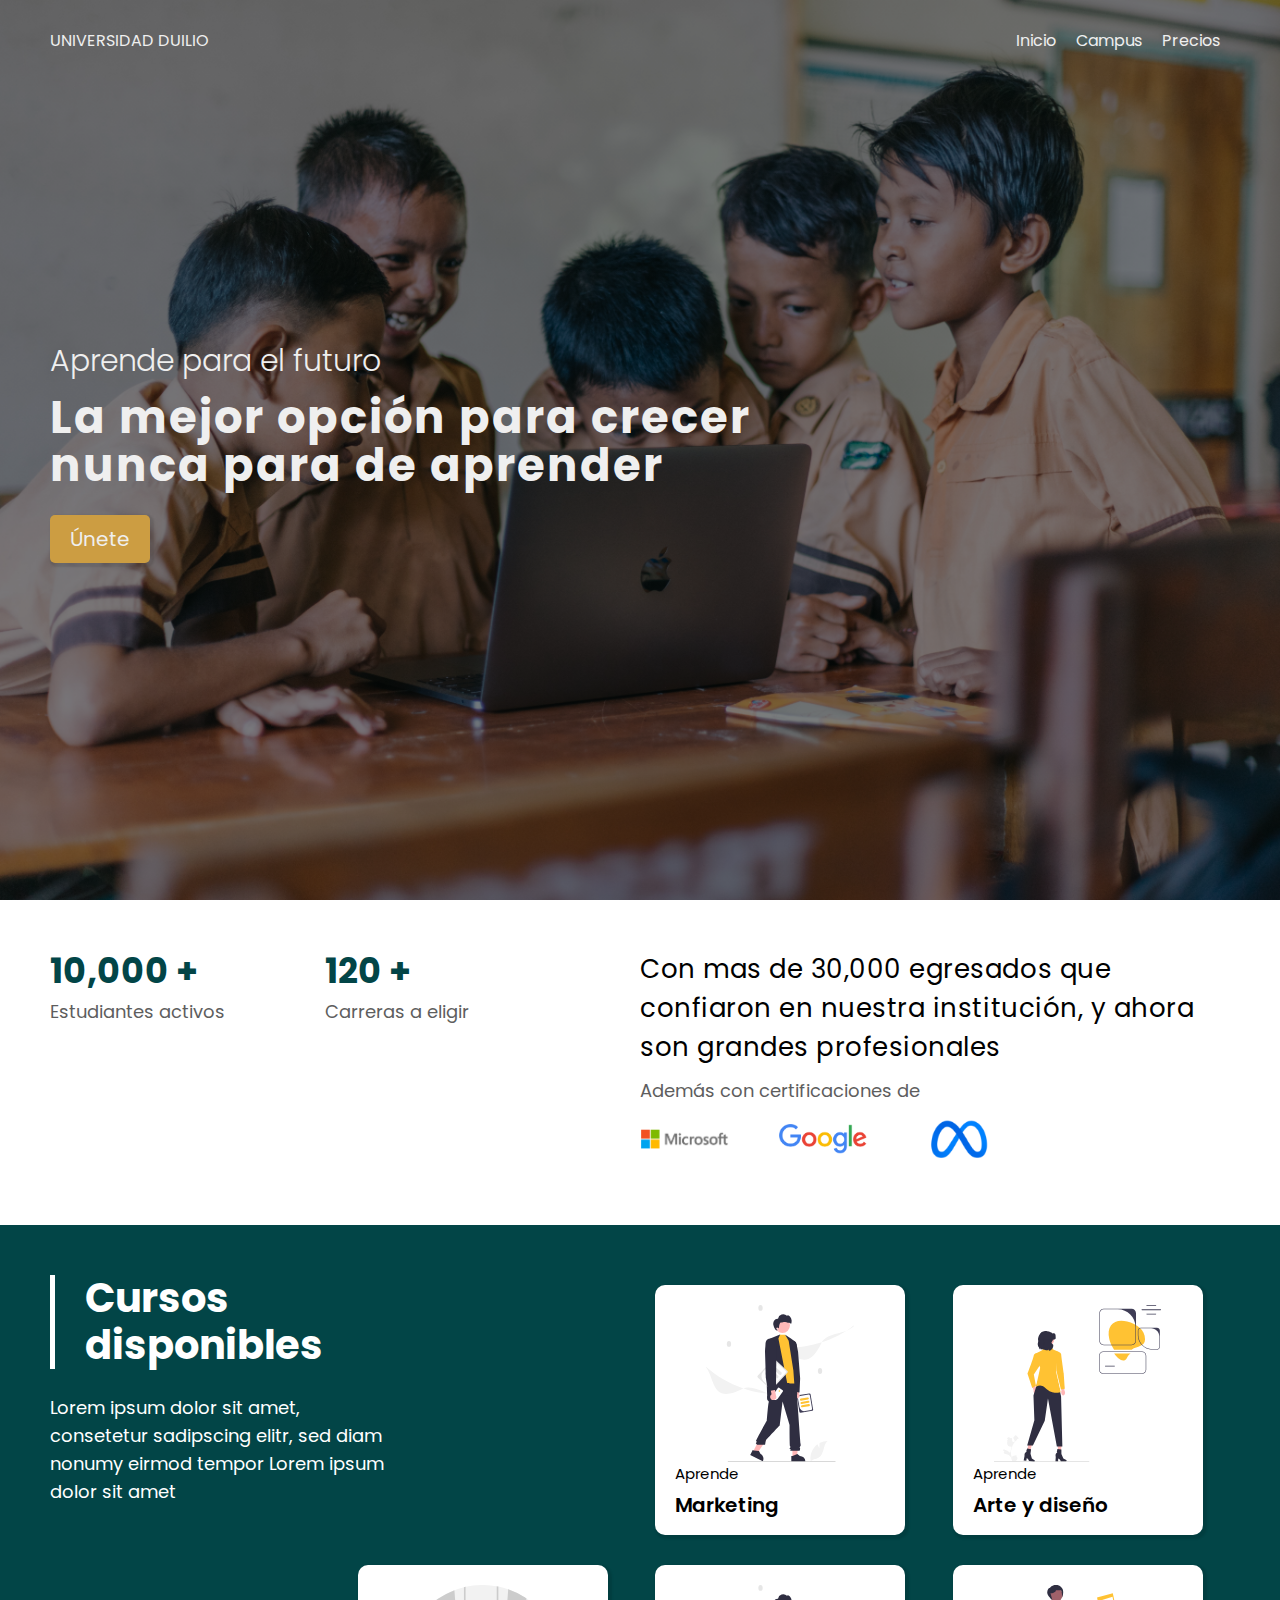
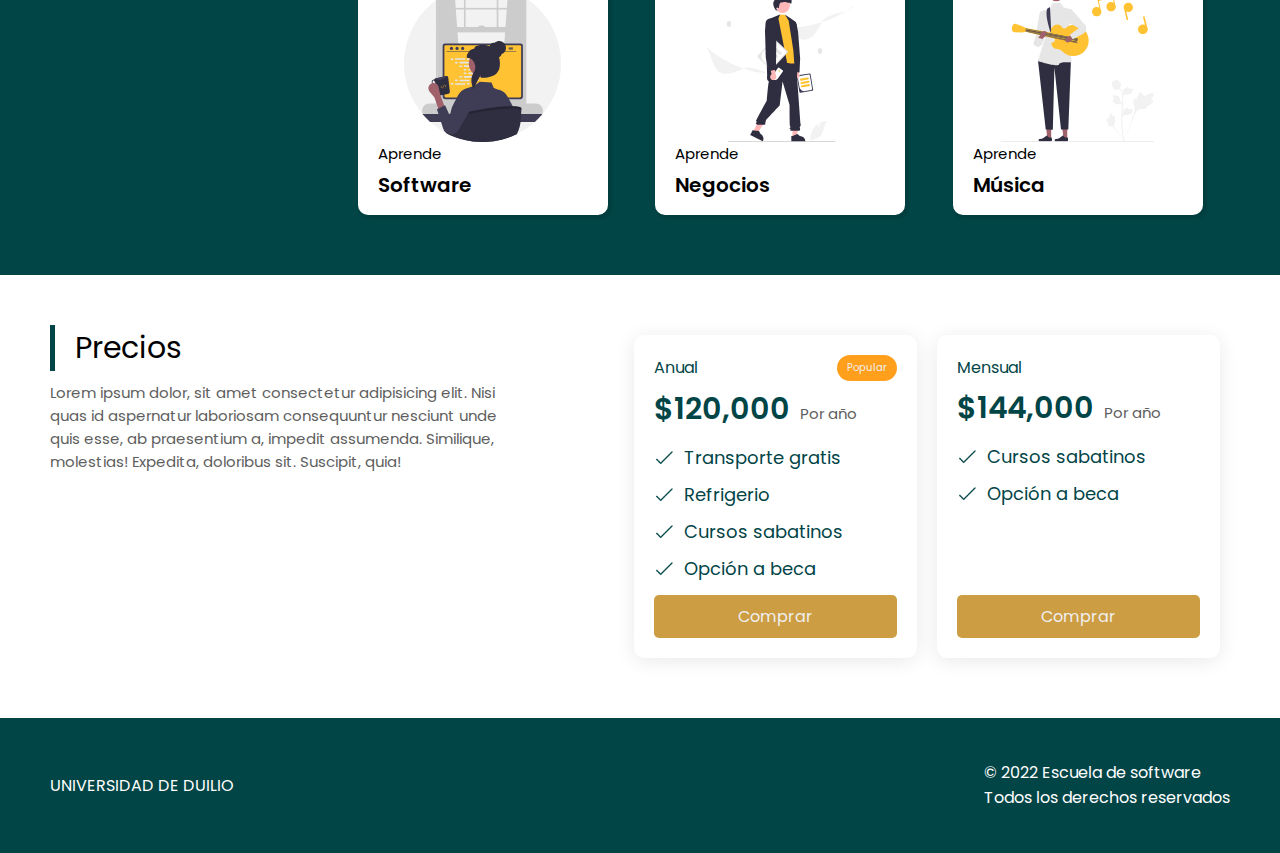
<file: index.html>
<!DOCTYPE html>
<html lang="es">
  <head>
    <meta charset="UTF-8" />
    <meta http-equiv="X-UA-Compatible" content="IE=edge" />
    <meta name="viewport" content="width=device-width, initial-scale=1.0" />
    <title>Escuela</title>
    <link rel="preconnect" href="https://fonts.googleapis.com" />
    <link rel="preconnect" href="https://fonts.gstatic.com" crossorigin />
    <link
      href="https://fonts.googleapis.com/css2?family=Nunito:ital,wght@0,200;0,300;0,400;0,600;0,700;0,800;0,900;1,200;1,300;1,400;1,600;1,700;1,800;1,900&family=Poppins:ital,wght@0,100;0,200;0,300;0,400;0,500;0,600;0,700;0,800;0,900;1,100;1,200;1,300;1,400;1,500;1,600;1,700;1,800;1,900&display=swap"
      rel="stylesheet"
    />
    <link rel="stylesheet" href="css/index.css" />
  </head>

  <body>
    <header class="header-container">
      <nav class="header-nav">
        <p>UNIVERSIDAD DUILIO</p>
        <ul class="header-ul">
          <li><a class="header-li_a" href="./">Inicio</a></li>
          <li><a class="header-li_a">Campus</a></li>
          <li><a class="header-li_a">Precios</a></li>
        </ul>
      </nav>
    </header>
    <main>
      <section class="main-container">
        <p class="main-subtitle">Aprende para el futuro</p>
        <h1 class="main-title">
          La mejor opción para crecer <br />
          nunca para de aprender
        </h1>
        <button class="main-btn">Únete</button>
      </section>
      <section class="numbers-container">
        <div class="numbers-left">
          <article class="numbers-left_item">
            <h4 class="numbers-left_title">10,000 +</h4>
            <p class="numbers-left_p">Estudiantes activos</p>
          </article>
          <article class="numbers-left_item">
            <h4 class="numbers-left_title">120 +</h4>
            <p class="numbers-left_p">Carreras a eligir</p>
          </article>
        </div>
        <div class="numbers-right">
          <h4 class="numbers-right_title">
            Con mas de 30,000 egresados que confiaron en nuestra institución, y
            ahora son grandes profesionales
          </h4>
          <p class="numbers-right_p">Además con certificaciones de</p>
          <div class="numbers-right_images">
            <img
              class="numbers-right_img"
              src="./assets/microsoft.png"
              alt="microsoft"
            />
            <img
              class="numbers-right_img"
              src="./assets/google.png"
              alt="google"
            />
            <img class="numbers-right_img" src="./assets/meta.png" alt="meta" />
          </div>
        </div>
      </section>
      <section class="plus-container">
        <article class="plus-details">
          <h3 class="plus-details_title">
            Cursos <br />
            disponibles
          </h3>
          <p class="plus-details_p">
            Lorem ipsum dolor sit amet, consetetur sadipscing elitr, sed diam
            nonumy eirmod tempor Lorem ipsum dolor sit amet
          </p>
        </article>
        <article class="plus-item plus-1">
          <div class="plus-item_img--container">
            <img
              class="plus-item_img"
              src="./assets/business.svg"
              alt="plus-1"
            />
          </div>
          <p class="plus-item_p">Aprende</p>
          <h3 class="plus-item_title">Marketing</h3>
        </article>
        <article class="plus-item plus-2">
          <div class="plus-item_img--container">
            <img class="plus-item_img" src="./assets/design.svg" alt="plus-1" />
          </div>
          <p class="plus-item_p">Aprende</p>
          <h3 class="plus-item_title">Arte y diseño</h3>
        </article>
        <article class="plus-item plus-3">
          <div class="plus-item_img--container">
            <img class="plus-item_img" src="./assets/coding.svg" alt="plus-1" />
          </div>
          <p class="plus-item_p">Aprende</p>
          <h3 class="plus-item_title">Software</h3>
        </article>
        <article class="plus-item plus-4">
          <div class="plus-item_img--container">
            <img
              class="plus-item_img"
              src="./assets/business.svg"
              alt="plus-1"
            />
          </div>
          <p class="plus-item_p">Aprende</p>
          <h3 class="plus-item_title">Negocios</h3>
        </article>
        <article class="plus-item plus-5">
          <div class="plus-item_img--container">
            <img class="plus-item_img" src="./assets/music.svg" alt="plus-1" />
          </div>
          <p class="plus-item_p">Aprende</p>
          <h3 class="plus-item_title">Música</h3>
        </article>
      </section>
      <section class="pricing-container">
        <article class="pricing-text">
          <h3 class="pricing-text_title">Precios</h3>
          <p class="pricing-text_p">
            Lorem ipsum dolor, sit amet consectetur adipisicing elit. Nisi quas
            id aspernatur laboriosam consequuntur nesciunt unde quis esse, ab
            praesentium a, impedit assumenda. Similique, molestias! Expedita,
            doloribus sit. Suscipit, quia!
          </p>
        </article>
        <div class="pricing-items_container">
          <article class="pricing-item">
            <div class="pricing-item_details-level">
              <p class="pricing-item_level">Anual</p>
              <p class="pricing-item_popularity">Popular</p>
            </div>
            <div class="pricing-item_details-price">
              <p class="pricing-item_price">$120,000</p>
              <p class="pricing-item_price_p">Por año</p>
            </div>
            <div class="pricing-item_includes">
              <div class="pricing-item_includes--details">
                <img class="includes--img" src="./assets/check.png" />
                <p class="includes--p">Transporte gratis</p>
              </div>
              <div class="pricing-item_includes--details">
                <img class="includes--img" src="./assets/check.png" />
                <p class="includes--p">Refrigerio</p>
              </div>
              <div class="pricing-item_includes--details">
                <img class="includes--img" src="./assets/check.png" />
                <p class="includes--p">Cursos sabatinos</p>
              </div>
              <div class="pricing-item_includes--details">
                <img class="includes--img" src="./assets/check.png" />
                <p class="includes--p">Opción a beca</p>
              </div>
            </div>
            <button class="pricing-item_button">Comprar</button>
          </article>
          <article class="pricing-item">
            <div class="pricing-item_details-level">
              <p class="pricing-item_level">Mensual</p>
            </div>
            <div class="pricing-item_details-price">
              <p class="pricing-item_price">$144,000</p>
              <p class="pricing-item_price_p">Por año</p>
            </div>
            <div class="pricing-item_includes">
              <div class="pricing-item_includes--details">
                <img class="includes--img" src="./assets/check.png" />
                <p class="includes--p">Cursos sabatinos</p>
              </div>
              <div class="pricing-item_includes--details">
                <img class="includes--img" src="./assets/check.png" />
                <p class="includes--p">Opción a beca</p>
              </div>
            </div>
            <button class="pricing-item_button">Comprar</button>
          </article>
        </div>
      </section>
      <!-- <section class="form-container">
        <form action="" method="post">
          <h3 class="form-title">Vuélvete alumno</h3>
          <p class="form-p">
            En un instante un asesor te contactará para asistirte en tu proceso
          </p>
          <div class="form-fullname">
            <label for="fullname">Nombre del modulo</label>
            <input
              type="text"
              name="fullname"
              id="fullname"
              maxlength="50"
              pattern="{A-Za-z}{1,20}"
              required
            />
          </div>
        </form>
      </section> -->
    </main>
    <footer class="footer-container">
      <div class="footer-left">
        <p>UNIVERSIDAD DE DUILIO</p>
      </div>
      <div class="footer-right">
        <p>© 2022 Escuela de software</p>
        <p>Todos los derechos reservados</p>
      </div>
    </footer>
  </body>
</html>
</file>
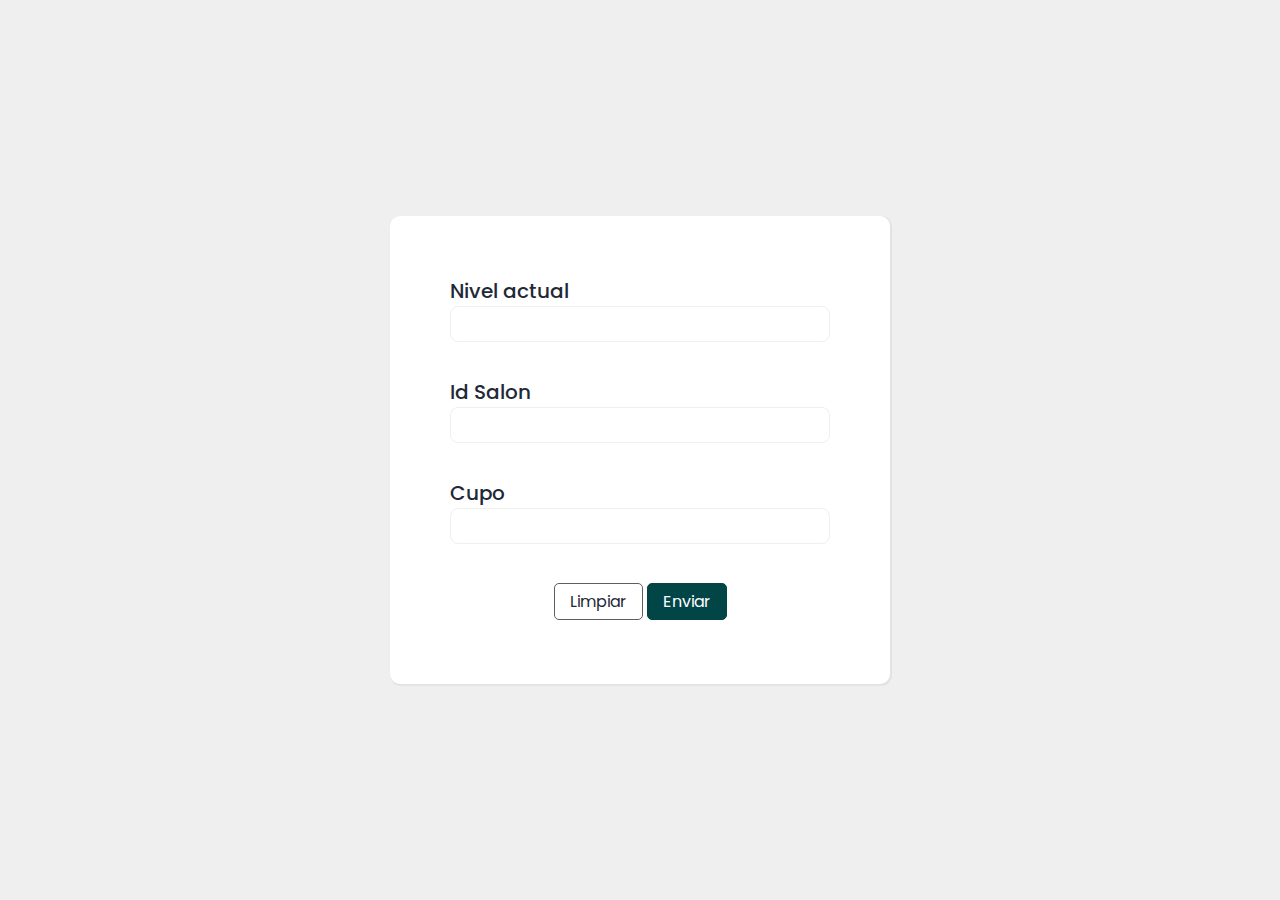
<file: forms/carreras.html>
<!DOCTYPE html>
<html lang="en">
  <head>
    <meta charset="UTF-8" />
    <meta http-equiv="X-UA-Compatible" content="IE=edge" />
    <meta name="viewport" content="width=device-width, initial-scale=1.0" />
    <title>Crear carrera</title>
    <link rel="preconnect" href="https://fonts.googleapis.com" />
    <link rel="preconnect" href="https://fonts.gstatic.com" crossorigin />
    <link
      href="https://fonts.googleapis.com/css2?family=Nunito:ital,wght@0,200;0,300;0,400;0,600;0,700;0,800;0,900;1,200;1,300;1,400;1,600;1,700;1,800;1,900&family=Poppins:ital,wght@0,100;0,200;0,300;0,400;0,500;0,600;0,700;0,800;0,900;1,100;1,200;1,300;1,400;1,500;1,600;1,700;1,800;1,900&display=swap"
      rel="stylesheet"
    />
    <link rel="stylesheet" href="../css/form.css" />
  </head>
  <body>
    <form
      class="form-container"
      action="../php/datos_carreras.php"
      method="post"
    >
      <!--Opcion uno crea registros en la base de datos-->
      <input type="hidden" name="opcion" value="1" />
      <!--Colocar identificadores iguales a la escuela de la DBBDD-->
      <div class="form-input_container">
        <label class="form-input_text" for="nivel_actual">Nivel actual</label>
        <input
          class="form-input_area"
          type="number"
          name="nivel_actual"
          id="nivel_actual"
        /><br />
      </div>
      <div class="form-input_container">
        <label class="form-input_text" for="id_salon">Id Salon</label>
        <input
          class="form-input_area"
          type="number"
          name="id_salon"
          id="id_salon"
        /><br />
      </div>
      <div class="form-input_container">
        <label class="form-input_text" for="cupo">Cupo</label>
        <input
          class="form-input_area"
          type="number"
          name="cupo"
          id="cupo"
        /><br />
      </div>

      <div class="form-button_container">
        <input class="form-button_false" type="reset" value="Limpiar" />
        <input class="form-button_true" type="submit" value="Enviar" />
      </div>
    </form>
  </body>
</html>
</file>
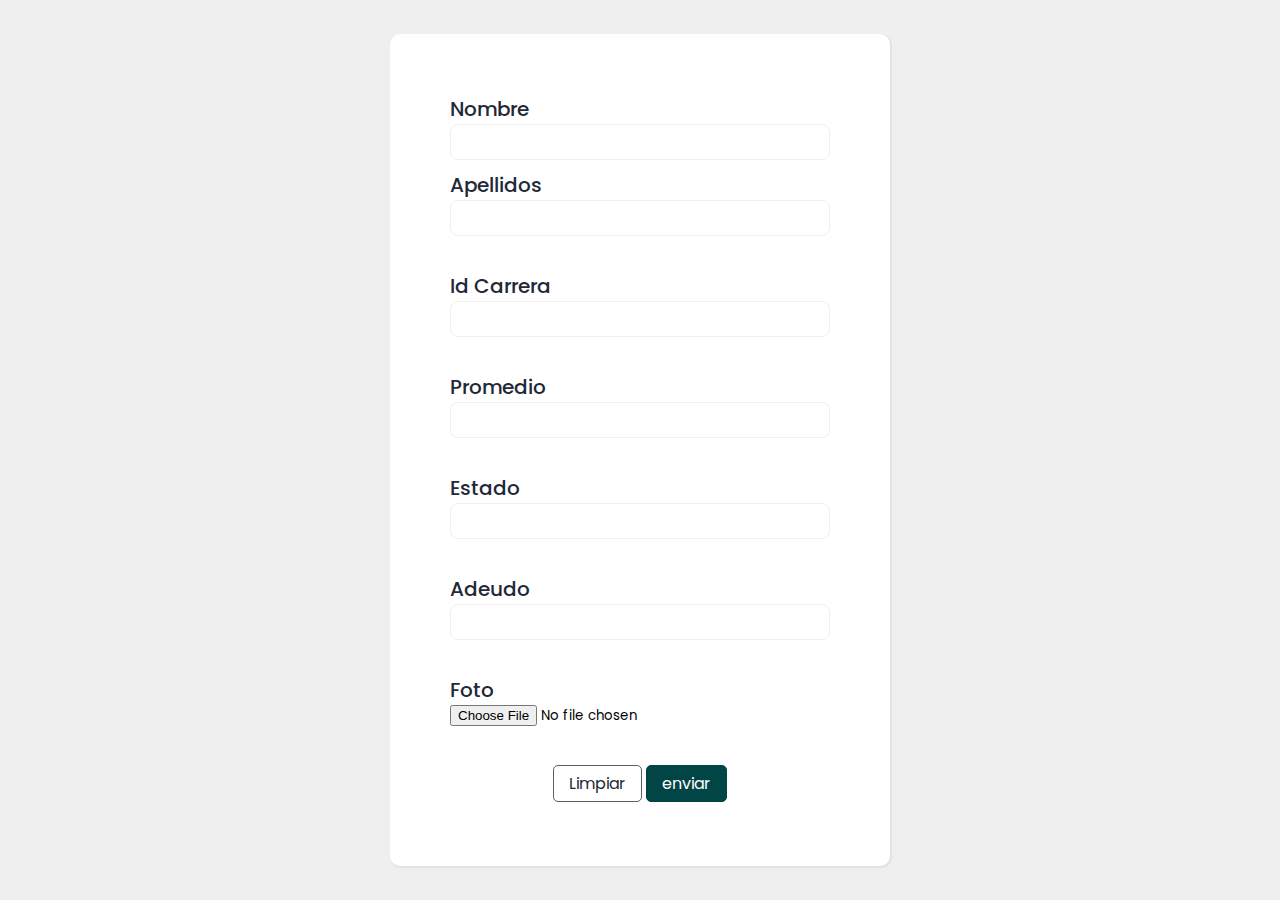
<file: forms/estudiante.html>
<!DOCTYPE html>
<html lang="en">
  <head>
    <meta charset="UTF-8" />
    <meta http-equiv="X-UA-Compatible" content="IE=edge" />
    <meta name="viewport" content="width=device-width, initial-scale=1.0" />
    <title>Crear estudiante</title>
    <link rel="preconnect" href="https://fonts.googleapis.com" />
    <link rel="preconnect" href="https://fonts.gstatic.com" crossorigin />
    <link
      href="https://fonts.googleapis.com/css2?family=Nunito:ital,wght@0,200;0,300;0,400;0,600;0,700;0,800;0,900;1,200;1,300;1,400;1,600;1,700;1,800;1,900&family=Poppins:ital,wght@0,100;0,200;0,300;0,400;0,500;0,600;0,700;0,800;0,900;1,100;1,200;1,300;1,400;1,500;1,600;1,700;1,800;1,900&display=swap"
      rel="stylesheet"
    />
    <link rel="stylesheet" href="../css/form.css" />
  </head>
  <body>
    <form
      class="form-container"
      action="../php/datos_estudiante.php"
      method="post"
    >
      <!--Opcion uno crea registros en la base de datos-->
      <input type="hidden" name="opcion" value="1" />
      <!--Colocar identificadores iguales a la escuela de la DBBDD-->

      <div class="form-input_container">
        <label class="form-input_text" for="nombre">Nombre</label>
        <input
          class="form-input_area"
          type="text"
          name="nombre"
          id="nombre"
          maxlength="20"
          pattern="{A-Za-z}{1,20}"
          required
        />
      </div>
      <div class="form-input_container">
        <label class="form-input_text" for="apellidos">Apellidos</label>
        <input
          class="form-input_area"
          type="text"
          name="apellidos"
          id="apellidos"
          maxlength="20"
          pattern=""
          required
        /><br />
      </div>
      <div class="form-input_container">
        <label class="form-input_text" for="id_carrera">Id Carrera</label>
        <input
          class="form-input_area"
          type="number"
          name="id_carrera"
          id="id_carrera"
          required
        /><br />
      </div>
      <div class="form-input_container">
        <label class="form-input_text" for="promedio">Promedio</label>
        <input
          class="form-input_area"
          type="number"
          name="number"
          id="number"
          required
        /><br />
      </div>
      <div class="form-input_container">
        <label class="form-input_text" for="estado">Estado</label>
        <input
          class="form-input_area"
          type="text"
          name="estado"
          id="estado"
          required
        /><br />
      </div>
      <div class="form-input_container">
        <label class="form-input_text" for="adeudo">Adeudo</label>
        <input
          class="form-input_area"
          type="number"
          name="adeudo"
          id="adeudo"
          required
        /><br />
      </div>
      <div class="form-input_container">
        <label class="form-input_text" for="foto">Foto</label>
        <input type="file" name="foto" id="foto" required /><br />
      </div>
      <div class="form-button_container">
        <input class="form-button_false" type="reset" value="Limpiar" />
        <input class="form-button_true" type="submit" value="enviar" />
      </div>
    </form>
  </body>
</html>
</file>
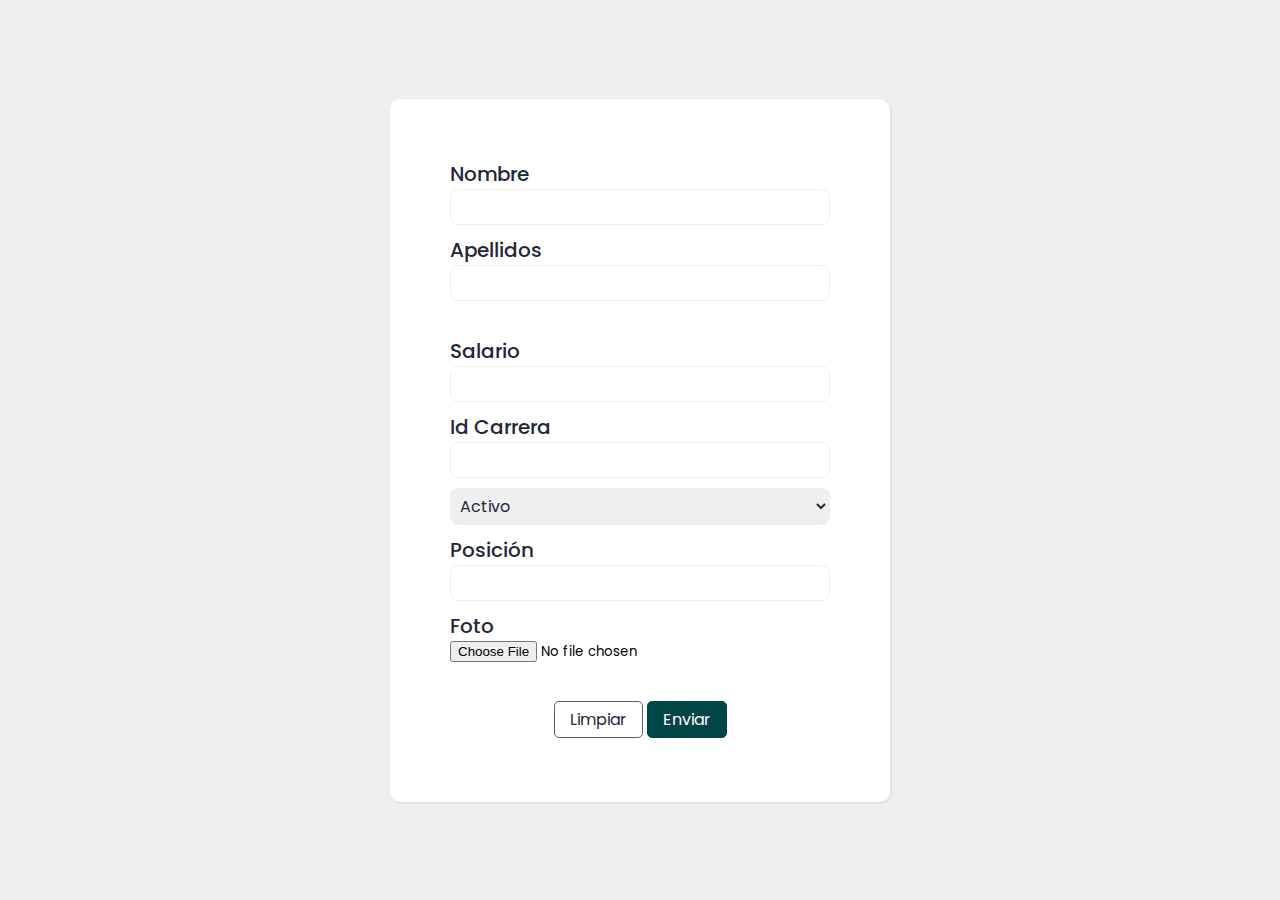
<file: forms/maestro.html>
<!DOCTYPE html>
<html lang="en">
  <head>
    <meta charset="UTF-8" />
    <meta http-equiv="X-UA-Compatible" content="IE=edge" />
    <meta name="viewport" content="width=device-width, initial-scale=1.0" />
    <title>Crear maestro</title>
    <link rel="preconnect" href="https://fonts.googleapis.com" />
    <link rel="preconnect" href="https://fonts.gstatic.com" crossorigin />
    <link
      href="https://fonts.googleapis.com/css2?family=Nunito:ital,wght@0,200;0,300;0,400;0,600;0,700;0,800;0,900;1,200;1,300;1,400;1,600;1,700;1,800;1,900&family=Poppins:ital,wght@0,100;0,200;0,300;0,400;0,500;0,600;0,700;0,800;0,900;1,100;1,200;1,300;1,400;1,500;1,600;1,700;1,800;1,900&display=swap"
      rel="stylesheet"
    />
    <link rel="stylesheet" href="../css/form.css" />
  </head>
  <body>
    <form
      class="form-container"
      action="../php/datos_maestro.php"
      method="post"
    >
      <!--Opcion uno crea registros en la base de datos-->
      <input type="hidden" name="opcion" value="1" />
      <div class="form-input_container">
        <label class="form-input_text" for="nombre">Nombre</label>
        <input
          class="form-input_area"
          type="text"
          name="nombre"
          id="nombre"
          maxlength="20"
          pattern="{A-Za-z}{1,20}"
          required
        />
      </div>
      <div class="form-input_container">
        <label class="form-input_text" for="apellidos">Apellidos</label>
        <input
          class="form-input_area"
          type="text"
          name="apellidos"
          id="apellidos"
          maxlength="20"
          pattern=""
          required
        /><br />
      </div>
      <div class="form-input_container">
        <label class="form-input_text" for="salario">Salario</label>
        <input
          class="form-input_area"
          type="number"
          name="salario"
          id="salario"
          required
        />
      </div>
      <div class="form-input_container">
        <label class="form-input_text" for="id_carrera">Id Carrera</label>
        <input
          class="form-input_area"
          type="number"
          name="id_carrera"
          id="id_carrera"
          required
        />
      </div>
      <div class="form-input_container">
        <select class="form-input_area" name="estado" id="estado">
          <option value="activo">Activo</option>
          <option value="baja">Baja</option>
        </select>
      </div>
      <div class="form-input_container">
        <label class="form-input_text" for="posicion">Posición</label>
        <input
          class="form-input_area"
          type="text"
          name="posicion"
          id="posicion"
          maxlength="20"
          required
        />
      </div>
      <div class="form-input_container">
        <label class="form-input_text" for="foto">Foto</label>
        <input type="file" name="foto" id="foto" required /><br />
      </div>
      <div class="form-button_container">
        <input class="form-button_false" type="reset" value="Limpiar" />
        <input class="form-button_true" type="submit" value="Enviar" />
      </div>
    </form>
  </body>
</html>
</file>
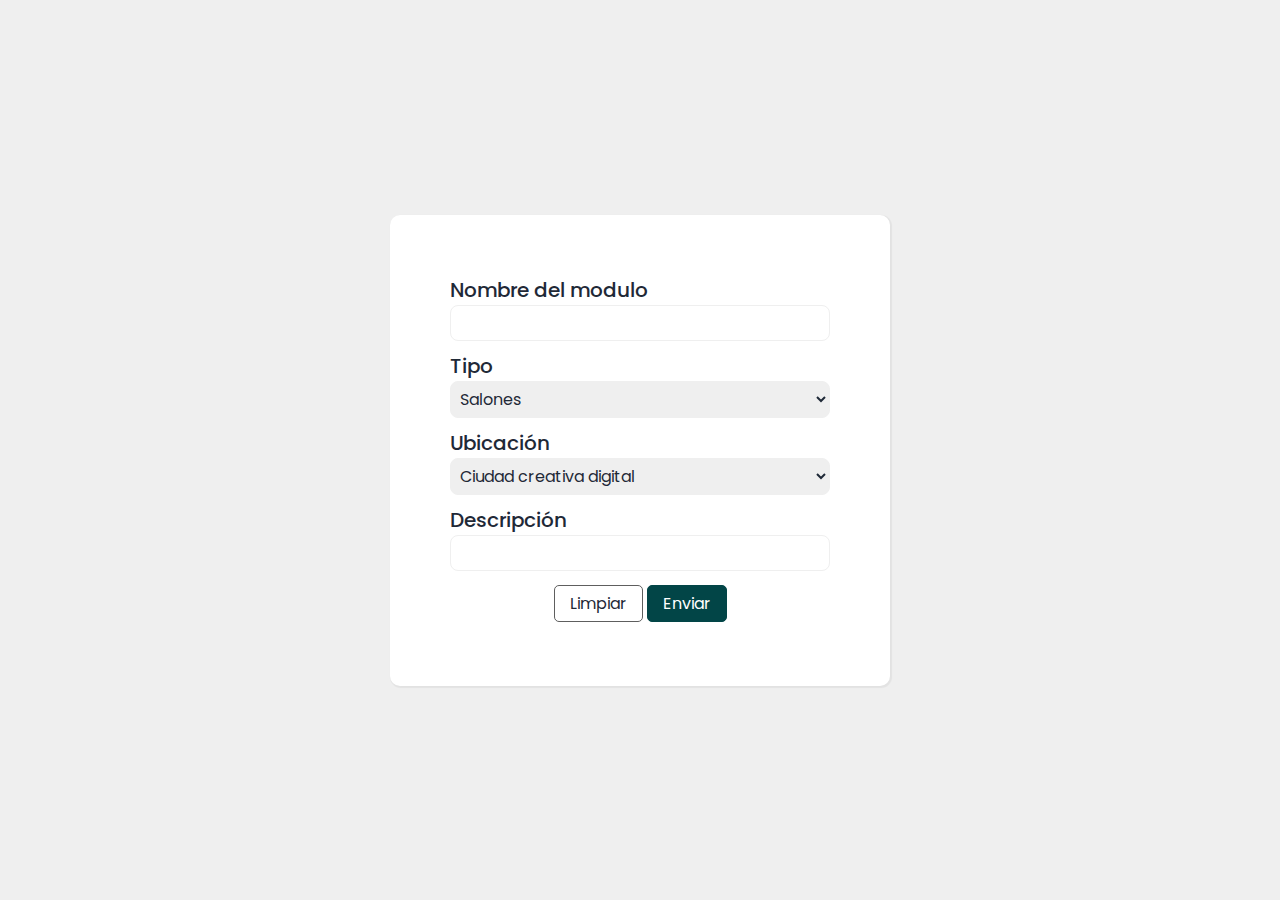
<file: forms/modulo.html>
<!DOCTYPE html>
<html lang="en">
  <head>
    <meta charset="UTF-8" />
    <meta http-equiv="X-UA-Compatible" content="IE=edge" />
    <meta name="viewport" content="width=device-width, initial-scale=1.0" />
    <title>Crear modulo</title>
    <link rel="preconnect" href="https://fonts.googleapis.com" />
    <link rel="preconnect" href="https://fonts.gstatic.com" crossorigin />
    <link
      href="https://fonts.googleapis.com/css2?family=Nunito:ital,wght@0,200;0,300;0,400;0,600;0,700;0,800;0,900;1,200;1,300;1,400;1,600;1,700;1,800;1,900&family=Poppins:ital,wght@0,100;0,200;0,300;0,400;0,500;0,600;0,700;0,800;0,900;1,100;1,200;1,300;1,400;1,500;1,600;1,700;1,800;1,900&display=swap"
      rel="stylesheet"
    />
    <link rel="stylesheet" href="../css/form.css" />
  </head>

  <body>
    <form class="form-container" action="../php/datos_modulo.php" method="post">
      <!--Opcion uno crea registros en la base de datos-->
      <input type="hidden" name="opcion" value="1" />
      <div class="form-input_container">
        <label class="form-input_text" for="nombre">Nombre del modulo</label>
        <input
          class="form-input_area"
          type="text"
          name="nombre"
          id="nombre"
          maxlength="10"
          pattern="{A-Za-z}{1,20}"
          required
        />
      </div>
      <div class="form-input_container">
        <label class="form-input_text" for="tipo">Tipo</label>
        <select class="form-input_area" name="tipo" id="tipo">
          <option value="salones">Salones</option>
          <option value="biblioteca">Biblioteca</option>
          <option value="administracion">Administración</option>
        </select>
      </div>
      <div class="form-input_container">
        <label class="form-input_text" for="ubicacion">Ubicación</label>
        <select class="form-input_area" name="ubicacion" id="ubicacion">
          <option value="cdd">Ciudad creativa digital</option>
          <option value="miravalle">Miravalle</option>
        </select>
      </div>
      <div class="form-input_container">
        <label class="form-input_text" for="descripcion">Descripción</label>
        <input
          class="form-input_area"
          type="text"
          name="descripcion"
          id="descripcion"
          maxlength="50"
          pattern="{A-Za-z}{1,20}"
          required
        />
      </div>
      <div class="form-button_container">
        <input class="form-button_false" type="reset" value="Limpiar" />
        <input class="form-button_true" type="submit" value="Enviar" />
      </div>
    </form>
  </body>
</html>
</file>
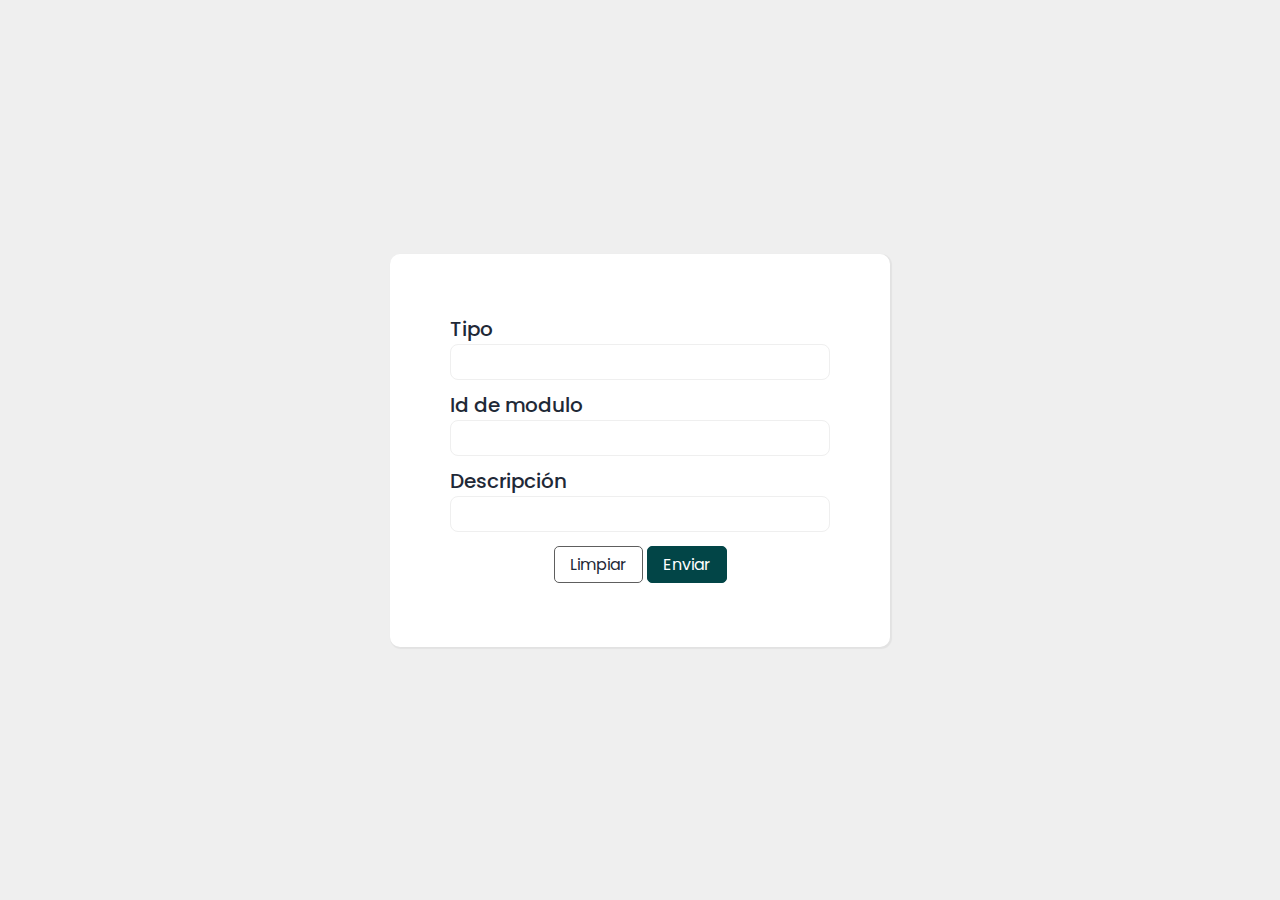
<file: forms/salon.html>
<!DOCTYPE html>
<html lang="en">
  <head>
    <meta charset="UTF-8" />
    <meta http-equiv="X-UA-Compatible" content="IE=edge" />
    <meta name="viewport" content="width=device-width, initial-scale=1.0" />
    <title>Crear salon</title>
    <link rel="preconnect" href="https://fonts.googleapis.com" />
    <link rel="preconnect" href="https://fonts.gstatic.com" crossorigin />
    <link
      href="https://fonts.googleapis.com/css2?family=Nunito:ital,wght@0,200;0,300;0,400;0,600;0,700;0,800;0,900;1,200;1,300;1,400;1,600;1,700;1,800;1,900&family=Poppins:ital,wght@0,100;0,200;0,300;0,400;0,500;0,600;0,700;0,800;0,900;1,100;1,200;1,300;1,400;1,500;1,600;1,700;1,800;1,900&display=swap"
      rel="stylesheet"
    />
    <link rel="stylesheet" href="../css/form.css" />
  </head>

  <body>
    <form class="form-container" action="../php/datos_salon.php" method="post">
      <!--Opcion uno crea registros en la base de datos-->
      <input type="hidden" name="opcion" value="1" />
      <div class="form-input_container">
        <label class="form-input_text" for="tipo">Tipo</label>
        <input
          class="form-input_area"
          type="text"
          name="tipo"
          id="tipo"
          maxlength="50"
          pattern="{A-Za-z}{1,20}"
          required
        />
      </div>
      <div class="form-input_container">
        <label class="form-input_text" for="id_modulo">Id de modulo</label>
        <input
          class="form-input_area"
          type="text"
          name="id_modulo"
          id="id_modulo"
          maxlength="50"
          pattern="{A-Za-z}{1,20}"
          required
        />
      </div>
      <div class="form-input_container">
        <label class="form-input_text" for="descripcion">Descripción</label>
        <input
          class="form-input_area"
          type="text"
          name="descripcion"
          id="descripcion"
          maxlength="50"
          pattern="{A-Za-z}{1,20}"
          required
        />
      </div>
      <div class="form-button_container">
        <input class="form-button_false" type="reset" value="Limpiar" />
        <input class="form-button_true" type="submit" value="Enviar" />
      </div>
    </form>
  </body>
</html>
</file>
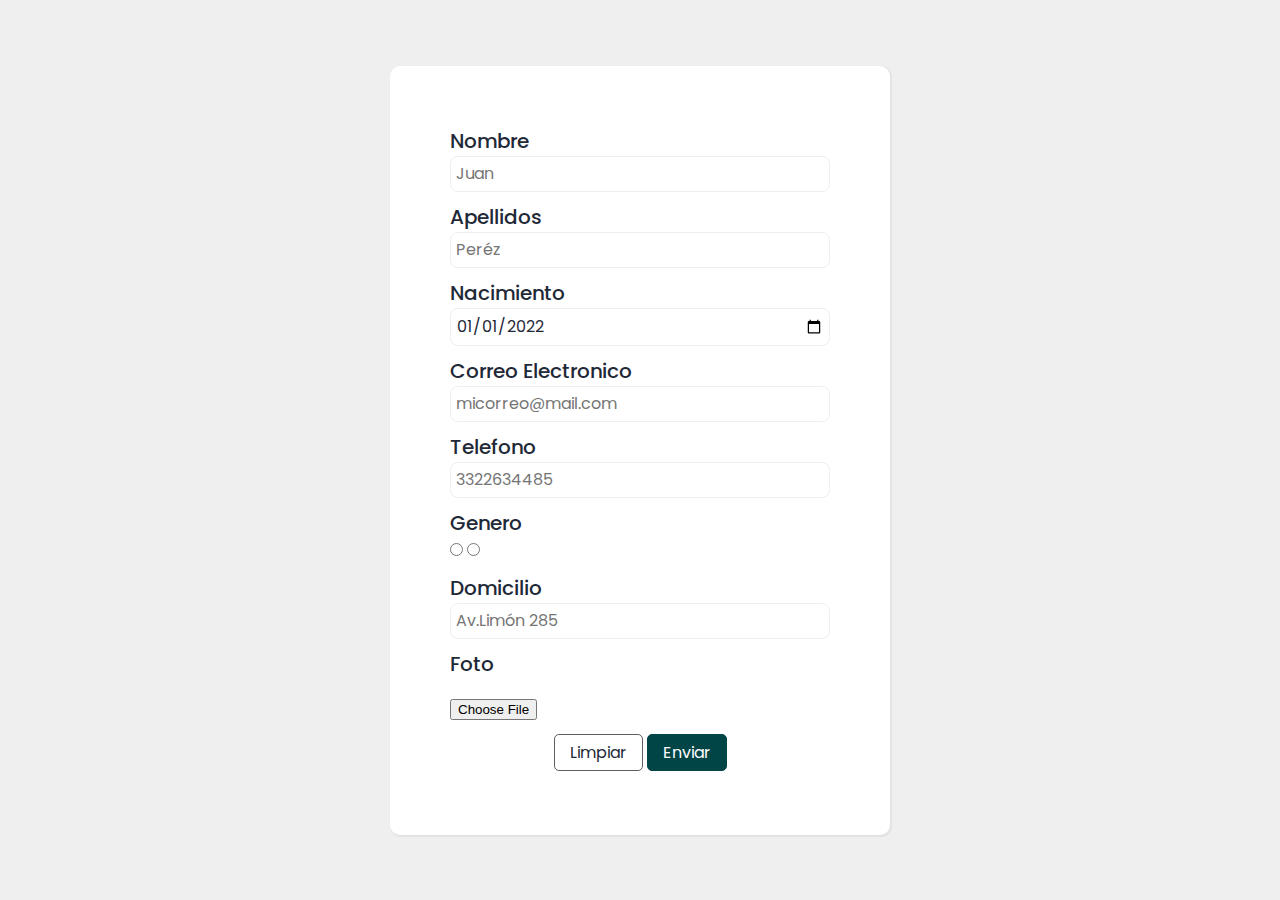
<file: forms/usuario.html>
<!DOCTYPE html>
<html lang="en">

<head>
    <meta charset="UTF-8">
    <meta http-equiv="X-UA-Compatible" content="IE=edge">
    <meta name="viewport" content="width=device-width, initial-scale=1.0">
    <title>Crear usuario</title>
    <link rel="preconnect" href="https://fonts.googleapis.com" />
    <link rel="preconnect" href="https://fonts.gstatic.com" crossorigin />
    <link
        href="https://fonts.googleapis.com/css2?family=Nunito:ital,wght@0,200;0,300;0,400;0,600;0,700;0,800;0,900;1,200;1,300;1,400;1,600;1,700;1,800;1,900&family=Poppins:ital,wght@0,100;0,200;0,300;0,400;0,500;0,600;0,700;0,800;0,900;1,100;1,200;1,300;1,400;1,500;1,600;1,700;1,800;1,900&display=swap"
        rel="stylesheet" />
    <link rel="stylesheet" href="../css/form.css" />
</head>

<body>
    <form class="form-container" action="../php/datos_usuario.php" method="post">
        <!--Opcion uno crea registros en la base de datos-->
        <input type="hidden" name="opcion" value="1">
        
        <div class="form-input_container">
            <label class="form-input_text" for="nombre">Nombre</label>
            <input class="form-input_area" placeholder="Juan" type="text" name="nombre" id="nombre" maxlength="20" pattern="{A-Za-z}{1,20}" required>
        </div>
        <div class="form-input_container">
            <label class="form-input_text" for="apellidos">Apellidos</label>
            <input class="form-input_area" placeholder="Peréz" type="text" name="apellidos" id="apellidos" maxlength="20" pattern="{A-Za-z}{1,20}" required>
        </div>
        <div class="form-input_container">
            <label class="form-input_text" for="nacimiento">Nacimiento</label>
            <input class="form-input_area" value="2022-01-01"  type="date" name="nacimiento" id="nacimiento" min="1982-04-30" max="2004-04-30" required>
        </div>
        <div class="form-input_container">
            <label class="form-input_text" for="correo">Correo Electronico</label>
            <input class="form-input_area" placeholder="micorreo@mail.com" type="email" name="correo" id="correo" required>
        </div>
        <div class="form-input_container">
            <label class="form-input_text" for="telefono">Telefono</label>
            <input class="form-input_area" placeholder="3322634485" type="tel" name="telefono" id="telefono" required>
        </div>
        <div class="form-input_container">
            <label class="form-input_text" for="genero">Genero</label>
            <div class="form-select_container">
                <input type="radio" name="genero" id="masculino" value="Masculino">
                <input type="radio" name="genero" id="femenino" value="Femenino">
            </div>
        </div>

        <div class="form-input_container">
            <label class="form-input_text" for="domicilio">Domicilio</label>
            <input class="form-input_area" placeholder="Av.Limón 285" name="domicilio" id="domicilio" required></input>
        </div>
        <div class="form-input_container">
            <label class="form-input_text" for="foto">Foto</label>
            <div class="form-button_upload--container">
                <input class="form-button_upload" type="file" name="foto" id="foto" required>
            </div>
        </div>
        <div class="form-button_container">
            <input class="form-button_false" type="reset" value="Limpiar">
            <input class="form-button_true" type="submit" value="Enviar">
        </div>
    </form>
</body>

</html>
</file>
<file: css/index.css>
/*
Colores:
GOLD #CC9D42
YELLOW #FF9F1C
STRONGREEN #024547
BLUE #205375
OFFWHITE #EFEFEF
GRAY #5E5E5E
*/

* {
    padding: 0;
    margin: 0;
    font-family: 'Nunito', sans-serif;
    font-family: 'Poppins', sans-serif;
    box-sizing: border-box;
}

.header-container {
    position: absolute;
    top: 0;
    left: 0;
    width: 100%;
    height: 80px;
    color: #EFEFEF;
}

.header-nav {
    height: 100%;
    padding: 0 50px;
    display: flex;
    align-items: center;
    justify-content: space-between;
}

.header-ul {
    list-style: none;
    display: flex;
    justify-content: space-around;
    align-items: center;
    margin: 0;
    padding: 0;
}

.header-li_a {
    text-decoration: none;
    color: #EFEFEF;
    padding: 10px;
}

.header-li_a:hover {
    border-bottom: 3px solid#CC9D42;
    cursor: pointer;
}

.main-container {
    width: 100%;
    height: 100vh;
    display: flex;
    padding: 0 50px;
    flex-direction: column;
    justify-content: center;
    background: linear-gradient(rgba(0, 0, 0, 0.5), rgba(0, 0, 0, 0.5)), url('../assets/childrens-school.jpg');
    background-size: cover;
    color: #EFEFEF;
}

.main-subtitle {
    font-size: 30px;
    font-weight: 300;
    margin-bottom: 10px;
}

.main-title {
    font-size: 45px;
    line-height: 48px;
    font-weight: bold;
    letter-spacing: 2px;
    margin-bottom: 25px;
}

.main-btn {
    width: fit-content;
    height: fit-content;
    padding: 9px 20Px;
    background-color: #CC9D42;
    border: none;
    border-radius: 5px;
    color: #EFEFEF;
    font-size: 20px;
    cursor: pointer;
    transition: 0.3s;
    box-shadow: 2px 2px 2px 2px rgba(0, 0, 0, 0.1);
}

.main-btn:hover {
    background-color: #112B3C;
    color: #EFEFEF;
}

.main-btn:active {
    background-color: #CC9D42;
    transform: translateY(2px);
}

.numbers-container {
    display: flex;
    justify-content: space-between;
    padding: 50px;
}

.numbers-left {
    display: flex;
    justify-content: space-between;
}

.numbers-left_item {
    padding-right: 100px;
}

.numbers-left_title {
    font-weight: 700;
    font-size: 35px;
    line-height: 41px;
    text-transform: uppercase;
    color: #024547;
}

.numbers-left_p {
    font-weight: 400;
    font-size: 18px;
    line-height: 28px;
    color: #5E5E5E;
    margin-top: 7px;
}

.numbers-right_images {
    height: 30%;
    display: flex;
    align-items: center;
}

.numbers-right_p {
    margin-top: 10px;
}

.numbers-right_img {
    width: 15%;
    margin: 10px 50px 10px 0;
}

.numbers-right {
    width: 50%;
}

.numbers-right_title {
    font-weight: 400;
    font-size: 26px;
    line-height: 39px;
    letter-spacing: 0.52px;
    color: #000000;
}

.numbers-right_p {
    font-weight: 400;
    font-size: 18px;
    line-height: 28px;
    color: #5E5E5E;
}

.plus-container {
    display: grid;
    grid-template-columns: repeat(4, 1fr);
    grid-gap: 10px;
    grid-auto-rows: minmax(100px, auto);
    padding: 50px;
    background: #024547;
}

.plus-details {
    color: #FFFFFF;
    width: 60%;
    grid-column: 1 / 3;
    grid-row: 1;
}

.plus-details_title {
    font-style: normal;
    font-weight: 700;
    font-size: 40px;
    line-height: 47px;
    color: #FFFFFF;
    padding-left: 30px;
    margin-bottom: 25px;
    border-left: 5px solid #FFFFFF;
}

.plus-details_p {
    font-style: normal;
    font-weight: 400;
    font-size: 18px;
    line-height: 28px;
}

.plus-item {
    width: 250px;
    height: 250px;
    color: #000000;
    padding: 20px;
    margin: 10px;
    background: #FFFFFF;
    border-radius: 10px;
    box-shadow: 2px 2px 2px 2px rgba(0, 0, 0, 0.1);
}

.plus-3 {
    grid-column: 2 / 3;
    grid-row: 2;
}

.plus-4 {
    grid-column: 3 / 4;
    grid-row: 2;
}

.plus-5 {
    grid-column: 4/ 5;
    grid-row: 2;
}

.plus-item_p {
    font-size: 15px;
    font-weight: normal;
    margin-bottom: 5px;
}

.plus-item_title {
    font-size: 20px;
    font-weight: 600;
}

.plus-item_img--container {
    display: flex;
    justify-content: center;
    height: 75%;
}

.plus-item_img {
    height: 100%;
}

.pricing-container {
    display: flex;
    justify-content: space-between;
    padding: 50px 50px;
}

.pricing-text {
    width: 40%;
}

.pricing-items_container {
    display: flex;
    justify-content: flex-end;
    width: 60%;
}

.pricing-text_title {
    font-size: 30px;
    font-weight: normal;
    margin-bottom: 10px;
    padding-left: 20px;
    border-left: #024547 solid 5px;
}

.pricing-text_p {
    font-size: 15px;
    font-weight: normal;
    margin-bottom: 10px;
    color: #5E5E5E;
}

.pricing-item {
    width: 40%;
    display: flex;
    flex-direction: column;
    justify-content: baseline;
    padding: 20px;
    margin: 10px;
    background: #FFFFFF;
    border-radius: 10px;
    color: #024547;
    box-shadow: 0px 3px 20px rgba(0, 0, 0, 0.09);
}

.pricing-item_details-level {
    display: flex;
    justify-content: space-between;
    align-items: center;
    margin-bottom: 5px;
}

.pricing-item_level {
    font-size: 16px;
    font-weight: normal;

}

.pricing-item_popularity {
    font-size: 10px;
    font-weight: normal;
    color: #EFEFEF;
    background: #FF9F1C;
    padding: 5px 10px;
    border-radius: 20px;
}

.pricing-item_details-price {
    display: flex;
    align-items: baseline;
}

.pricing-item_price {
    font-size: 30px;
    font-weight: 600;
    margin-right: 10px;
}

.pricing-item_price_p {
    font-size: 15px;
    font-weight: normal;
    color: #5E5E5E;
}


.pricing-item_includes--details {
    display: flex;
    align-items: center;
    margin: 15px 0;
    font-weight: 400;
    font-size: 18px;
    line-height: 22px;
}

.includes--img {
    width: 20px;
    height: 20px;
    margin-right: 10px;
}

.pricing-item_button {
    width: 100%;
    margin-top: auto;
    padding: 12px 0;
    background-color: #CC9D42;
    border: none;
    border-radius: 5px;
    color: #EFEFEF;
    font-weight: 400;
    font-size: 16px;
    line-height: 19px;
    letter-spacing: 0.32px;
    cursor: pointer;
    transition: 0.3s;
}


.footer-container {
    display: flex;
    height: 15vh;
    justify-content: space-between;
    align-items: center;
    padding: 0 50px;
    color: #FFFFFF;
    background: #024547;
}
</file>
<file: css/form.css>
/*
Colores:
GOLD #CC9D42
YELLOW #FF9F1C
STRONGREEN #024547
BLUE #205375
OFFWHITE #EFEFEF
GRAY #5E5E5E
*/

* {
    padding: 0;
    margin: 0;
    font-family: 'Nunito', sans-serif;
    font-family: 'Poppins', sans-serif;
    box-sizing: border-box;
}

body {
    height: 100vh;
    display: flex;
    justify-content: center;
    align-items: center;
    background-color: #EFEFEF;
}

.form-container {
    width: 80%;
    max-width: 500px;
    background-color: #FFF;
    padding: 60px;
    border-radius: 10px;
    box-shadow: 1px 1px 1px 1px rgba(0, 0, 0, 0.05);
}

.form-input_container {
    display: flex;
    flex-direction: column;
    margin-bottom: 10px;
}

.form-input_text {
    font-style: normal;
    font-weight: 500;
    font-size: 20px;
    line-height: 150%;
    color: #1F2937;
}
.form-input_area{
    padding: 5px;
    font-style: normal;
    font-weight: 400;
    font-size: 16px;
    line-height: 150%;
    color: #1F2937;
    border: solid 1px #EFEFEF;
    border-radius: 8px;
}
.form-button_container{
    width: 100%;
    display: flex;
    justify-content: center;
}
.form-button_upload--container{
    width:fit-content;
    display: flex;
    justify-content: center;
    margin-top: 20px;
}
.form-button_upload{
   color: #FFF;
}
.form-button_false{
    background-color: #FFF;
    border: 1px solid #5E5E5E;
    color: #1F2937;
    width: fit-content;
    padding: 5px 15px;
    text-align: center;
    text-decoration: none;
    font-size: 16px;
    margin: 4px 2px;
    cursor: pointer;
    border-radius: 5px;
}
.form-button_true{
    background-color: #024547;
    border: 1px solid #024547;
    color: #FFF;
    width: fit-content;
    padding: 5px 15px;
    text-align: center;
    text-decoration: none;
    font-size: 16px;
    margin: 4px 2px;
    cursor: pointer;
    border-radius: 5px;
}
</file>
